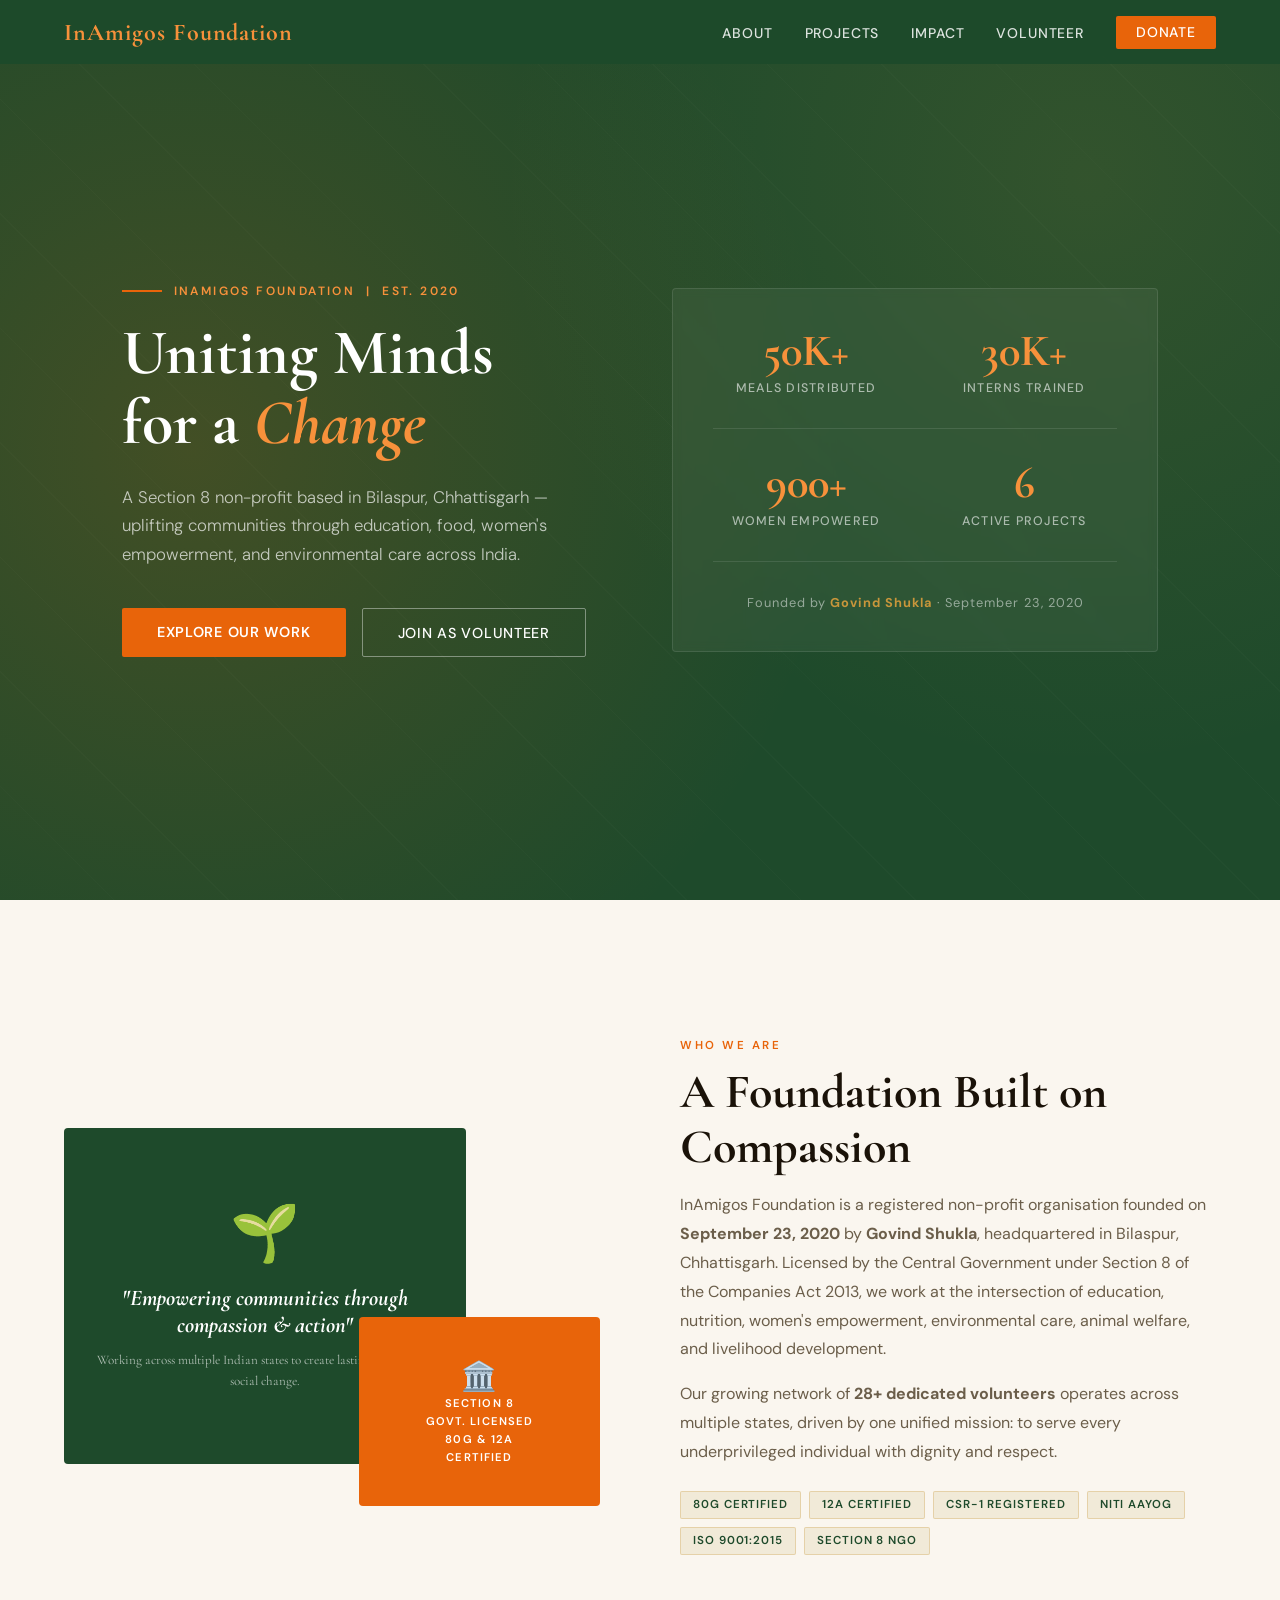
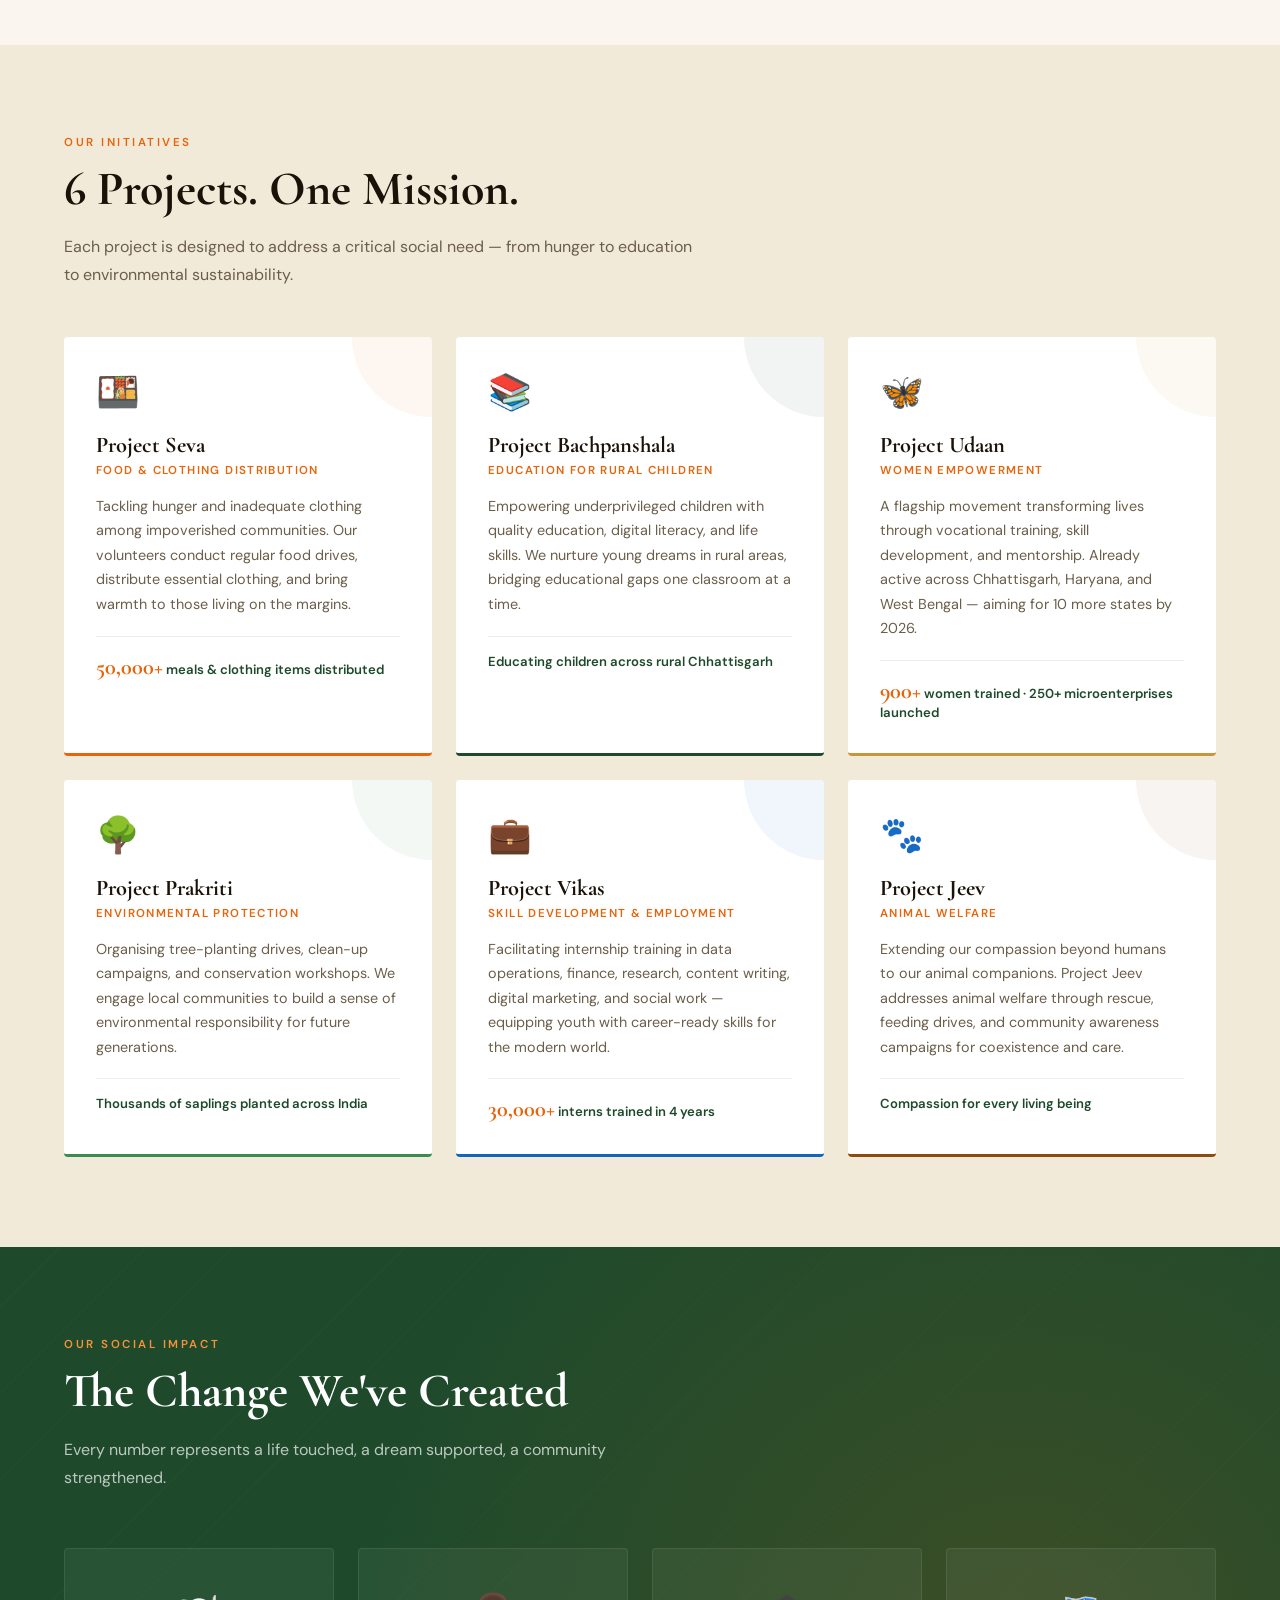
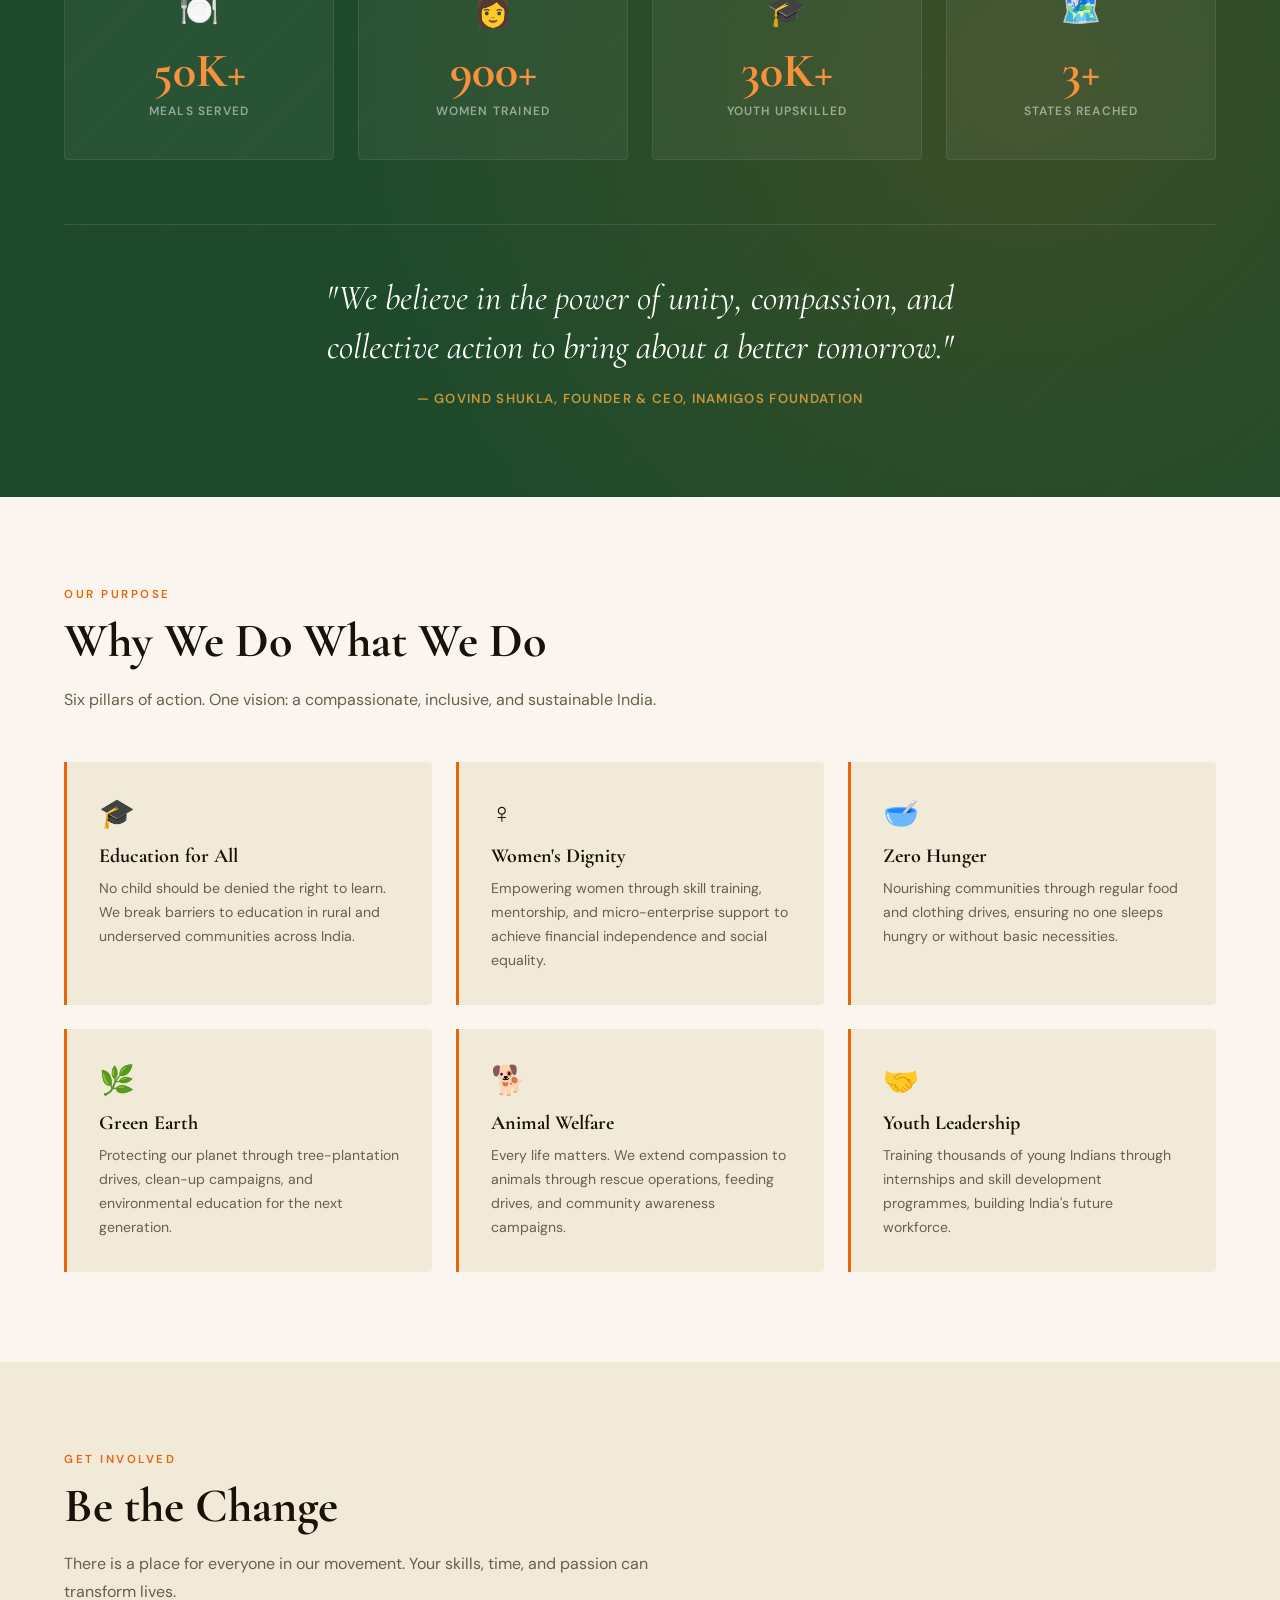
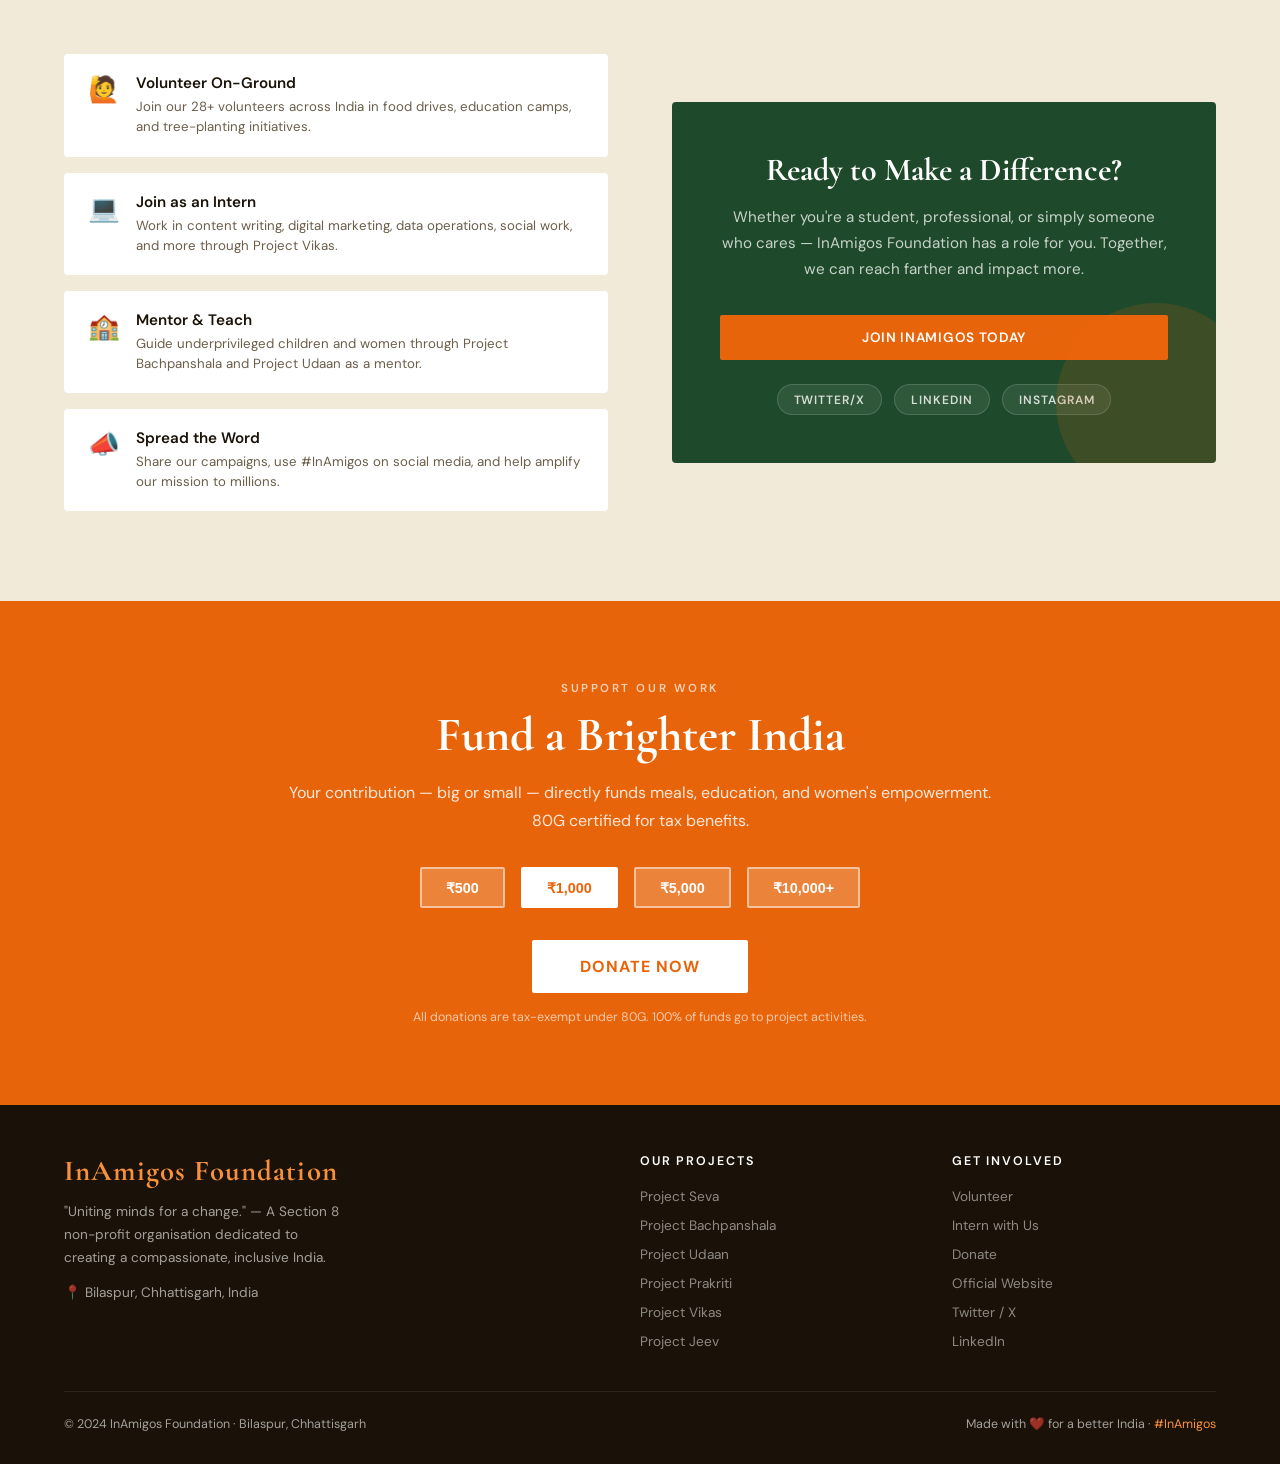
<file: task-1/index.html>
<!DOCTYPE html>
<html lang="en">
<head>
  <meta charset="UTF-8" />
  <meta name="viewport" content="width=device-width, initial-scale=1.0"/>
  <title>InAmigos Foundation — Uniting Minds for a Change</title>
  <link href="https://fonts.googleapis.com/css2?family=Cormorant+Garamond:ital,wght@0,400;0,600;0,700;1,400;1,600&family=DM+Sans:wght@300;400;500;600&display=swap" rel="stylesheet"/>
  <style>
    :root {
      --saffron:    #E8640A;
      --saffron-lt: #F7913B;
      --forest:     #1E4A2B;
      --forest-lt:  #2D6B3F;
      --cream:      #FAF6EF;
      --parchment:  #F1EAD8;
      --ink:        #1A1208;
      --muted:      #6B5E4A;
      --white:      #FFFFFF;
      --gold:       #C8963B;
    }

    *, *::before, *::after { box-sizing: border-box; margin: 0; padding: 0; }

    html { scroll-behavior: smooth; }

    body {
      font-family: 'DM Sans', sans-serif;
      background: var(--cream);
      color: var(--ink);
      overflow-x: hidden;
    }

    /* ───── NAV ───── */
    nav {
      position: fixed; top: 0; width: 100%; z-index: 100;
      background: rgba(30,74,43,0.96);
      backdrop-filter: blur(8px);
      display: flex; align-items: center; justify-content: space-between;
      padding: 0 5%;
      height: 64px;
    }
    .nav-logo {
      font-family: 'Cormorant Garamond', serif;
      font-size: 1.5rem; font-weight: 700;
      color: var(--saffron-lt);
      letter-spacing: 0.04em;
      text-decoration: none;
    }
    .nav-links { display: flex; gap: 2rem; list-style: none; }
    .nav-links a {
      color: rgba(255,255,255,0.85);
      text-decoration: none;
      font-size: 0.875rem; font-weight: 500;
      letter-spacing: 0.06em; text-transform: uppercase;
      transition: color 0.2s;
    }
    .nav-links a:hover { color: var(--saffron-lt); }
    .nav-cta {
      background: var(--saffron);
      color: var(--white) !important;
      padding: 0.45rem 1.25rem;
      border-radius: 2px;
    }
    .nav-cta:hover { background: var(--saffron-lt); color: var(--white) !important; }

    /* ───── HERO ───── */
    #hero {
      min-height: 100vh;
      background: var(--forest);
      position: relative;
      display: flex; align-items: center;
      overflow: hidden;
    }
    .hero-bg-pattern {
      position: absolute; inset: 0;
      background-image:
        radial-gradient(circle at 15% 50%, rgba(232,100,10,0.18) 0%, transparent 55%),
        radial-gradient(circle at 85% 20%, rgba(200,150,59,0.12) 0%, transparent 45%),
        repeating-linear-gradient(45deg, transparent, transparent 80px, rgba(255,255,255,0.015) 80px, rgba(255,255,255,0.015) 81px);
    }
    .hero-content {
      position: relative; z-index: 2;
      max-width: 1200px; margin: 0 auto;
      padding: 120px 5% 80px;
      display: grid; grid-template-columns: 1fr 1fr; gap: 4rem; align-items: center;
    }
    .hero-eyebrow {
      font-size: 0.75rem; font-weight: 600; letter-spacing: 0.2em;
      text-transform: uppercase; color: var(--saffron-lt);
      margin-bottom: 1.2rem;
      display: flex; align-items: center; gap: 0.75rem;
    }
    .hero-eyebrow::before {
      content: ''; display: block;
      width: 40px; height: 2px; background: var(--saffron);
    }
    .hero-title {
      font-family: 'Cormorant Garamond', serif;
      font-size: clamp(2.8rem, 5vw, 4.5rem);
      font-weight: 700; line-height: 1.1;
      color: var(--white);
    }
    .hero-title em { color: var(--saffron-lt); font-style: italic; }
    .hero-subtitle {
      margin-top: 1.5rem;
      font-size: 1.05rem; font-weight: 300;
      color: rgba(255,255,255,0.7);
      line-height: 1.7;
    }
    .hero-actions { margin-top: 2.5rem; display: flex; gap: 1rem; flex-wrap: wrap; }
    .btn-primary {
      background: var(--saffron);
      color: var(--white);
      padding: 0.9rem 2.2rem;
      font-family: 'DM Sans', sans-serif;
      font-size: 0.9rem; font-weight: 600;
      letter-spacing: 0.05em; text-transform: uppercase;
      border: none; cursor: pointer; border-radius: 2px;
      text-decoration: none;
      transition: background 0.25s, transform 0.2s;
      display: inline-block;
    }
    .btn-primary:hover { background: var(--saffron-lt); transform: translateY(-2px); }
    .btn-outline {
      background: transparent;
      color: var(--white);
      padding: 0.9rem 2.2rem;
      font-family: 'DM Sans', sans-serif;
      font-size: 0.9rem; font-weight: 500;
      letter-spacing: 0.05em; text-transform: uppercase;
      border: 1.5px solid rgba(255,255,255,0.4);
      cursor: pointer; border-radius: 2px;
      text-decoration: none;
      transition: border-color 0.25s, color 0.25s;
      display: inline-block;
    }
    .btn-outline:hover { border-color: var(--saffron-lt); color: var(--saffron-lt); }

    /* Hero stats card */
    .hero-stats {
      background: rgba(255,255,255,0.05);
      border: 1px solid rgba(255,255,255,0.1);
      border-radius: 4px;
      padding: 2.5rem;
      display: grid; grid-template-columns: 1fr 1fr; gap: 2rem;
      backdrop-filter: blur(4px);
    }
    .stat-item { text-align: center; }
    .stat-num {
      font-family: 'Cormorant Garamond', serif;
      font-size: 2.8rem; font-weight: 700;
      color: var(--saffron-lt);
      line-height: 1;
    }
    .stat-label {
      font-size: 0.78rem; font-weight: 500;
      color: rgba(255,255,255,0.6);
      text-transform: uppercase; letter-spacing: 0.1em;
      margin-top: 0.4rem;
    }
    .stat-divider {
      grid-column: 1 / -1;
      height: 1px; background: rgba(255,255,255,0.1);
    }
    .hero-founded {
      grid-column: 1 / -1; text-align: center;
      font-size: 0.8rem; color: rgba(255,255,255,0.5);
      letter-spacing: 0.08em;
    }
    .hero-founded strong { color: var(--gold); }

    /* ───── SECTION WRAPPER ───── */
    section { padding: 90px 5%; }
    .section-inner { max-width: 1200px; margin: 0 auto; }
    .section-label {
      font-size: 0.72rem; font-weight: 600;
      letter-spacing: 0.22em; text-transform: uppercase;
      color: var(--saffron); margin-bottom: 0.75rem;
    }
    .section-title {
      font-family: 'Cormorant Garamond', serif;
      font-size: clamp(2rem, 4vw, 3rem);
      font-weight: 700; line-height: 1.15;
      color: var(--ink);
    }
    .section-title.light { color: var(--white); }
    .section-desc {
      margin-top: 1rem;
      font-size: 1rem; color: var(--muted);
      line-height: 1.75; max-width: 640px;
    }
    .section-desc.light { color: rgba(255,255,255,0.7); }

    /* ───── ABOUT ───── */
    #about { background: var(--cream); }
    .about-grid {
      display: grid; grid-template-columns: 1fr 1fr;
      gap: 5rem; align-items: center; margin-top: 3rem;
    }
    .about-visual {
      position: relative; height: 420px;
    }
    .about-card {
      position: absolute;
      background: var(--forest);
      border-radius: 4px;
      overflow: hidden;
      display: flex; align-items: center; justify-content: center;
    }
    .about-card-main {
      width: 75%; height: 80%; top: 10%; left: 0;
      font-family: 'Cormorant Garamond', serif;
    }
    .about-card-accent {
      width: 45%; height: 45%; bottom: 0; right: 0;
      background: var(--saffron);
      border-radius: 4px;
    }
    .about-card-main-inner {
      padding: 2rem;
      color: var(--white);
      text-align: center;
    }
    .about-icon {
      font-size: 3.5rem; margin-bottom: 1rem; display: block;
    }
    .about-card-main-inner h3 {
      font-size: 1.4rem; font-style: italic; margin-bottom: 0.5rem;
    }
    .about-card-accent-inner {
      padding: 1.5rem; text-align: center; color: var(--white);
    }
    .cert-badge {
      font-size: 0.7rem; font-weight: 600;
      letter-spacing: 0.1em; text-transform: uppercase;
      line-height: 1.6;
    }
    .about-text-block p {
      font-size: 1rem; line-height: 1.8;
      color: var(--muted); margin-bottom: 1rem;
    }
    .about-certifications {
      display: flex; flex-wrap: wrap; gap: 0.5rem; margin-top: 1.5rem;
    }
    .cert-tag {
      background: var(--parchment);
      border: 1px solid rgba(200,150,59,0.3);
      color: var(--forest);
      font-size: 0.72rem; font-weight: 600;
      letter-spacing: 0.08em; text-transform: uppercase;
      padding: 0.35rem 0.75rem; border-radius: 2px;
    }

    /* ───── PROJECTS ───── */
    #projects { background: var(--parchment); }
    .projects-header { margin-bottom: 3rem; }
    .projects-grid {
      display: grid;
      grid-template-columns: repeat(3, 1fr);
      gap: 1.5rem;
    }
    .project-card {
      background: var(--white);
      border-radius: 4px;
      padding: 2rem;
      position: relative;
      overflow: hidden;
      transition: transform 0.3s, box-shadow 0.3s;
      border-bottom: 3px solid transparent;
    }
    .project-card:hover {
      transform: translateY(-6px);
      box-shadow: 0 20px 50px rgba(0,0,0,0.1);
    }
    .project-card.seva   { border-bottom-color: #E8640A; }
    .project-card.bachpanshala { border-bottom-color: #1E4A2B; }
    .project-card.udaan  { border-bottom-color: #C8963B; }
    .project-card.prakriti { border-bottom-color: #3A8C52; }
    .project-card.vikas  { border-bottom-color: #1565C0; }
    .project-card.jeev   { border-bottom-color: #8D4B12; }

    .project-card::before {
      content: '';
      position: absolute; top: 0; right: 0;
      width: 80px; height: 80px;
      border-radius: 0 4px 0 80px;
      opacity: 0.06;
    }
    .project-card.seva::before   { background: #E8640A; }
    .project-card.bachpanshala::before { background: #1E4A2B; }
    .project-card.udaan::before  { background: #C8963B; }
    .project-card.prakriti::before { background: #3A8C52; }
    .project-card.vikas::before  { background: #1565C0; }
    .project-card.jeev::before   { background: #8D4B12; }

    .project-icon { font-size: 2.2rem; margin-bottom: 1rem; display: block; }
    .project-name {
      font-family: 'Cormorant Garamond', serif;
      font-size: 1.4rem; font-weight: 700;
      color: var(--ink); margin-bottom: 0.3rem;
    }
    .project-subtitle {
      font-size: 0.72rem; font-weight: 600;
      text-transform: uppercase; letter-spacing: 0.12em;
      color: var(--saffron); margin-bottom: 1rem;
    }
    .project-desc {
      font-size: 0.9rem; line-height: 1.7;
      color: var(--muted);
    }
    .project-stat {
      margin-top: 1.2rem;
      padding-top: 1rem;
      border-top: 1px solid rgba(0,0,0,0.07);
      font-size: 0.82rem; font-weight: 600;
      color: var(--forest);
    }
    .project-stat span {
      font-family: 'Cormorant Garamond', serif;
      font-size: 1.4rem; font-weight: 700;
      color: var(--saffron);
    }

    /* ───── IMPACT ───── */
    #impact {
      background: var(--forest);
      position: relative; overflow: hidden;
    }
    #impact::before {
      content: '';
      position: absolute; inset: 0;
      background:
        radial-gradient(circle at 80% 50%, rgba(232,100,10,0.15) 0%, transparent 60%),
        repeating-linear-gradient(-45deg, transparent, transparent 60px, rgba(255,255,255,0.01) 60px, rgba(255,255,255,0.01) 61px);
    }
    .impact-inner { position: relative; z-index: 1; }
    .impact-header { margin-bottom: 3.5rem; }
    .impact-grid {
      display: grid; grid-template-columns: repeat(4, 1fr); gap: 1.5rem;
    }
    .impact-block {
      text-align: center;
      padding: 2.5rem 1.5rem;
      background: rgba(255,255,255,0.05);
      border: 1px solid rgba(255,255,255,0.08);
      border-radius: 4px;
    }
    .impact-icon { font-size: 2rem; margin-bottom: 1rem; display: block; }
    .impact-num {
      font-family: 'Cormorant Garamond', serif;
      font-size: 3rem; font-weight: 700;
      color: var(--saffron-lt); line-height: 1;
    }
    .impact-unit {
      font-size: 0.75rem; font-weight: 600;
      text-transform: uppercase; letter-spacing: 0.1em;
      color: rgba(255,255,255,0.5);
      margin-top: 0.5rem;
    }
    .impact-quote {
      margin-top: 4rem;
      text-align: center;
      border-top: 1px solid rgba(255,255,255,0.1);
      padding-top: 3rem;
    }
    .impact-quote blockquote {
      font-family: 'Cormorant Garamond', serif;
      font-size: clamp(1.5rem, 3vw, 2.2rem);
      font-style: italic; color: var(--white);
      line-height: 1.4; max-width: 700px; margin: 0 auto;
    }
    .impact-quote cite {
      display: block; margin-top: 1.2rem;
      font-style: normal; font-size: 0.82rem;
      color: var(--gold);
      font-weight: 600; letter-spacing: 0.1em; text-transform: uppercase;
    }

    /* ───── MISSION / PILLARS ───── */
    #mission { background: var(--cream); }
    .pillars-grid {
      display: grid; grid-template-columns: repeat(3, 1fr); gap: 1.5rem;
      margin-top: 3rem;
    }
    .pillar {
      padding: 2rem;
      border-left: 3px solid var(--saffron);
      background: var(--parchment);
      border-radius: 0 4px 4px 0;
    }
    .pillar-icon { font-size: 1.8rem; margin-bottom: 0.75rem; display: block; }
    .pillar h3 {
      font-family: 'Cormorant Garamond', serif;
      font-size: 1.25rem; font-weight: 700; color: var(--ink);
      margin-bottom: 0.6rem;
    }
    .pillar p { font-size: 0.88rem; line-height: 1.7; color: var(--muted); }

    /* ───── VOLUNTEER ───── */
    #volunteer { background: var(--parchment); }
    .volunteer-grid {
      display: grid; grid-template-columns: 1fr 1fr;
      gap: 4rem; align-items: center; margin-top: 3rem;
    }
    .volunteer-ways { display: flex; flex-direction: column; gap: 1rem; }
    .volunteer-way {
      display: flex; gap: 1rem; align-items: flex-start;
      padding: 1.2rem 1.5rem;
      background: var(--white);
      border-radius: 4px;
      transition: box-shadow 0.25s;
    }
    .volunteer-way:hover { box-shadow: 0 8px 24px rgba(0,0,0,0.08); }
    .volunteer-way-icon { font-size: 1.6rem; flex-shrink: 0; }
    .volunteer-way-text h4 {
      font-weight: 600; color: var(--ink);
      font-size: 0.95rem; margin-bottom: 0.25rem;
    }
    .volunteer-way-text p {
      font-size: 0.83rem; color: var(--muted); line-height: 1.5;
    }
    .volunteer-cta-box {
      background: var(--forest);
      border-radius: 4px;
      padding: 3rem;
      color: var(--white);
      text-align: center;
      position: relative; overflow: hidden;
    }
    .volunteer-cta-box::before {
      content: '';
      position: absolute; bottom: -40px; right: -40px;
      width: 200px; height: 200px;
      background: rgba(232,100,10,0.15);
      border-radius: 50%;
    }
    .volunteer-cta-box h3 {
      font-family: 'Cormorant Garamond', serif;
      font-size: 2rem; font-weight: 700; margin-bottom: 1rem;
    }
    .volunteer-cta-box p {
      font-size: 0.95rem; line-height: 1.7;
      color: rgba(255,255,255,0.75); margin-bottom: 2rem;
    }
    .volunteer-cta-box .btn-primary { font-size: 0.85rem; width: 100%; text-align: center; }
    .social-links {
      display: flex; justify-content: center; gap: 0.75rem;
      margin-top: 1.5rem;
    }
    .social-pill {
      background: rgba(255,255,255,0.08);
      color: rgba(255,255,255,0.8);
      border: 1px solid rgba(255,255,255,0.15);
      padding: 0.4rem 1rem;
      border-radius: 20px;
      font-size: 0.75rem; font-weight: 600;
      letter-spacing: 0.08em; text-transform: uppercase;
      text-decoration: none;
      transition: background 0.2s;
    }
    .social-pill:hover { background: rgba(232,100,10,0.3); }

    /* ───── DONATE ───── */
    #donate {
      background: var(--saffron);
      padding: 80px 5%;
      text-align: center;
    }
    #donate .section-inner { max-width: 720px; }
    #donate .section-label { color: rgba(255,255,255,0.7); }
    #donate .section-title { color: var(--white); }
    #donate .section-desc { color: rgba(255,255,255,0.85); max-width: 100%; }
    .donate-amounts {
      display: flex; gap: 1rem; flex-wrap: wrap;
      justify-content: center; margin: 2rem 0;
    }
    .donate-pill {
      background: rgba(255,255,255,0.2);
      border: 2px solid rgba(255,255,255,0.5);
      color: var(--white);
      padding: 0.65rem 1.5rem;
      border-radius: 2px;
      font-weight: 600; font-size: 0.9rem;
      cursor: pointer;
      transition: background 0.2s, border-color 0.2s;
    }
    .donate-pill:hover, .donate-pill.active {
      background: var(--white);
      border-color: var(--white);
      color: var(--saffron);
    }
    .btn-donate {
      background: var(--white);
      color: var(--saffron);
      padding: 1rem 3rem;
      font-family: 'DM Sans', sans-serif;
      font-size: 1rem; font-weight: 700;
      letter-spacing: 0.06em; text-transform: uppercase;
      border: none; cursor: pointer; border-radius: 2px;
      transition: transform 0.2s, box-shadow 0.2s;
      display: inline-block; text-decoration: none;
    }
    .btn-donate:hover {
      transform: translateY(-3px);
      box-shadow: 0 12px 30px rgba(0,0,0,0.2);
    }
    .donate-note {
      margin-top: 1rem;
      font-size: 0.78rem;
      color: rgba(255,255,255,0.65);
    }

    /* ───── FOOTER ───── */
    footer {
      background: var(--ink);
      color: rgba(255,255,255,0.6);
      padding: 3rem 5% 2rem;
    }
    .footer-inner {
      max-width: 1200px; margin: 0 auto;
      display: grid; grid-template-columns: 2fr 1fr 1fr; gap: 3rem;
    }
    .footer-brand .nav-logo { color: var(--saffron-lt); font-size: 1.8rem; display: block; margin-bottom: 0.75rem; }
    .footer-brand p { font-size: 0.85rem; line-height: 1.7; max-width: 280px; }
    .footer-col h4 {
      color: var(--white); font-size: 0.78rem;
      font-weight: 600; letter-spacing: 0.15em; text-transform: uppercase;
      margin-bottom: 1rem;
    }
    .footer-col ul { list-style: none; }
    .footer-col ul li { margin-bottom: 0.5rem; }
    .footer-col ul li a {
      color: rgba(255,255,255,0.5);
      text-decoration: none; font-size: 0.85rem;
      transition: color 0.2s;
    }
    .footer-col ul li a:hover { color: var(--saffron-lt); }
    .footer-bottom {
      max-width: 1200px; margin: 2rem auto 0;
      border-top: 1px solid rgba(255,255,255,0.08);
      padding-top: 1.5rem;
      display: flex; justify-content: space-between; align-items: center;
      font-size: 0.78rem;
    }
    .footer-bottom a { color: var(--saffron-lt); text-decoration: none; }

    /* ───── ANIMATIONS ───── */
    @keyframes fadeUp {
      from { opacity: 0; transform: translateY(30px); }
      to   { opacity: 1; transform: translateY(0); }
    }
    .hero-content > * {
      animation: fadeUp 0.8s ease both;
    }
    .hero-text { animation-delay: 0.1s; }
    .hero-stats { animation-delay: 0.35s; }

    /* ───── SCROLLBAR ───── */
    ::-webkit-scrollbar { width: 5px; }
    ::-webkit-scrollbar-track { background: var(--cream); }
    ::-webkit-scrollbar-thumb { background: var(--saffron); border-radius: 10px; }

    /* ───── RESPONSIVE ───── */
    @media (max-width: 900px) {
      .hero-content { grid-template-columns: 1fr; }
      .about-grid { grid-template-columns: 1fr; }
      .projects-grid { grid-template-columns: 1fr 1fr; }
      .impact-grid { grid-template-columns: 1fr 1fr; }
      .pillars-grid { grid-template-columns: 1fr 1fr; }
      .volunteer-grid { grid-template-columns: 1fr; }
      .footer-inner { grid-template-columns: 1fr; gap: 2rem; }
      .nav-links { display: none; }
    }
    @media (max-width: 600px) {
      .projects-grid { grid-template-columns: 1fr; }
      .pillars-grid { grid-template-columns: 1fr; }
      .impact-grid { grid-template-columns: 1fr 1fr; }
    }
  </style>
</head>
<body>

  <!-- NAV -->
  <nav>
    <a href="#hero" class="nav-logo">InAmigos Foundation</a>
    <ul class="nav-links">
      <li><a href="#about">About</a></li>
      <li><a href="#projects">Projects</a></li>
      <li><a href="#impact">Impact</a></li>
      <li><a href="#volunteer">Volunteer</a></li>
      <li><a href="#donate" class="nav-cta">Donate</a></li>
    </ul>
  </nav>

  <!-- HERO -->
  <section id="hero">
    <div class="hero-bg-pattern"></div>
    <div class="hero-content">
      <div class="hero-text">
        <div class="hero-eyebrow">InAmigos Foundation &nbsp;|&nbsp; Est. 2020</div>
        <h1 class="hero-title">
          Uniting Minds<br/>for a <em>Change</em>
        </h1>
        <p class="hero-subtitle">
          A Section 8 non-profit based in Bilaspur, Chhattisgarh — uplifting communities through education, food, women's empowerment, and environmental care across India.
        </p>
        <div class="hero-actions">
          <a href="#projects" class="btn-primary">Explore Our Work</a>
          <a href="#volunteer" class="btn-outline">Join as Volunteer</a>
        </div>
      </div>

      <div class="hero-stats">
        <div class="stat-item">
          <div class="stat-num">50K+</div>
          <div class="stat-label">Meals Distributed</div>
        </div>
        <div class="stat-item">
          <div class="stat-num">30K+</div>
          <div class="stat-label">Interns Trained</div>
        </div>
        <div class="stat-divider"></div>
        <div class="stat-item">
          <div class="stat-num">900+</div>
          <div class="stat-label">Women Empowered</div>
        </div>
        <div class="stat-item">
          <div class="stat-num">6</div>
          <div class="stat-label">Active Projects</div>
        </div>
        <div class="stat-divider"></div>
        <p class="hero-founded">Founded by <strong>Govind Shukla</strong> · September 23, 2020</p>
      </div>
    </div>
  </section>

  <!-- ABOUT -->
  <section id="about">
    <div class="section-inner">
      <div class="about-grid">
        <div class="about-visual">
          <div class="about-card about-card-main">
            <div class="about-card-main-inner">
              <span class="about-icon">🌱</span>
              <h3>"Empowering communities through compassion &amp; action"</h3>
              <p style="font-size:0.82rem; color:rgba(255,255,255,0.65); margin-top:0.75rem; line-height:1.6;">
                Working across multiple Indian states to create lasting, measurable social change.
              </p>
            </div>
          </div>
          <div class="about-card about-card-accent">
            <div class="about-card-accent-inner">
              <span style="font-size:1.8rem;">🏛️</span>
              <div class="cert-badge">Section 8<br/>Govt. Licensed<br/>80G &amp; 12A<br/>Certified</div>
            </div>
          </div>
        </div>

        <div class="about-text-block">
          <div class="section-label">Who We Are</div>
          <h2 class="section-title">A Foundation Built on Compassion</h2>
          <p style="margin-top:1rem">
            InAmigos Foundation is a registered non-profit organisation founded on <strong>September 23, 2020</strong> by <strong>Govind Shukla</strong>, headquartered in Bilaspur, Chhattisgarh. Licensed by the Central Government under Section 8 of the Companies Act 2013, we work at the intersection of education, nutrition, women's empowerment, environmental care, animal welfare, and livelihood development.
          </p>
          <p>
            Our growing network of <strong>28+ dedicated volunteers</strong> operates across multiple states, driven by one unified mission: to serve every underprivileged individual with dignity and respect.
          </p>
          <div class="about-certifications">
            <span class="cert-tag">80G Certified</span>
            <span class="cert-tag">12A Certified</span>
            <span class="cert-tag">CSR-1 Registered</span>
            <span class="cert-tag">NITI Aayog</span>
            <span class="cert-tag">ISO 9001:2015</span>
            <span class="cert-tag">Section 8 NGO</span>
          </div>
        </div>
      </div>
    </div>
  </section>

  <!-- PROJECTS -->
  <section id="projects">
    <div class="section-inner">
      <div class="projects-header">
        <div class="section-label">Our Initiatives</div>
        <h2 class="section-title">6 Projects. One Mission.</h2>
        <p class="section-desc">Each project is designed to address a critical social need — from hunger to education to environmental sustainability.</p>
      </div>

      <div class="projects-grid">

        <!-- SEVA -->
        <div class="project-card seva">
          <span class="project-icon">🍱</span>
          <div class="project-name">Project Seva</div>
          <div class="project-subtitle">Food &amp; Clothing Distribution</div>
          <p class="project-desc">Tackling hunger and inadequate clothing among impoverished communities. Our volunteers conduct regular food drives, distribute essential clothing, and bring warmth to those living on the margins.</p>
          <div class="project-stat"><span>50,000+</span> meals &amp; clothing items distributed</div>
        </div>

        <!-- BACHPANSHALA -->
        <div class="project-card bachpanshala">
          <span class="project-icon">📚</span>
          <div class="project-name">Project Bachpanshala</div>
          <div class="project-subtitle">Education for Rural Children</div>
          <p class="project-desc">Empowering underprivileged children with quality education, digital literacy, and life skills. We nurture young dreams in rural areas, bridging educational gaps one classroom at a time.</p>
          <div class="project-stat">Educating children across rural Chhattisgarh</div>
        </div>

        <!-- UDAAN -->
        <div class="project-card udaan">
          <span class="project-icon">🦋</span>
          <div class="project-name">Project Udaan</div>
          <div class="project-subtitle">Women Empowerment</div>
          <p class="project-desc">A flagship movement transforming lives through vocational training, skill development, and mentorship. Already active across Chhattisgarh, Haryana, and West Bengal — aiming for 10 more states by 2026.</p>
          <div class="project-stat"><span>900+</span> women trained · 250+ microenterprises launched</div>
        </div>

        <!-- PRAKRITI -->
        <div class="project-card prakriti">
          <span class="project-icon">🌳</span>
          <div class="project-name">Project Prakriti</div>
          <div class="project-subtitle">Environmental Protection</div>
          <p class="project-desc">Organising tree-planting drives, clean-up campaigns, and conservation workshops. We engage local communities to build a sense of environmental responsibility for future generations.</p>
          <div class="project-stat">Thousands of saplings planted across India</div>
        </div>

        <!-- VIKAS -->
        <div class="project-card vikas">
          <span class="project-icon">💼</span>
          <div class="project-name">Project Vikas</div>
          <div class="project-subtitle">Skill Development &amp; Employment</div>
          <p class="project-desc">Facilitating internship training in data operations, finance, research, content writing, digital marketing, and social work — equipping youth with career-ready skills for the modern world.</p>
          <div class="project-stat"><span>30,000+</span> interns trained in 4 years</div>
        </div>

        <!-- JEEV -->
        <div class="project-card jeev">
          <span class="project-icon">🐾</span>
          <div class="project-name">Project Jeev</div>
          <div class="project-subtitle">Animal Welfare</div>
          <p class="project-desc">Extending our compassion beyond humans to our animal companions. Project Jeev addresses animal welfare through rescue, feeding drives, and community awareness campaigns for coexistence and care.</p>
          <div class="project-stat">Compassion for every living being</div>
        </div>

      </div>
    </div>
  </section>

  <!-- IMPACT -->
  <section id="impact">
    <div class="section-inner impact-inner">
      <div class="impact-header">
        <div class="section-label" style="color:var(--saffron-lt)">Our Social Impact</div>
        <h2 class="section-title light">The Change We've Created</h2>
        <p class="section-desc light">Every number represents a life touched, a dream supported, a community strengthened.</p>
      </div>

      <div class="impact-grid">
        <div class="impact-block">
          <span class="impact-icon">🍽️</span>
          <div class="impact-num">50K+</div>
          <div class="impact-unit">Meals Served</div>
        </div>
        <div class="impact-block">
          <span class="impact-icon">👩</span>
          <div class="impact-num">900+</div>
          <div class="impact-unit">Women Trained</div>
        </div>
        <div class="impact-block">
          <span class="impact-icon">🎓</span>
          <div class="impact-num">30K+</div>
          <div class="impact-unit">Youth Upskilled</div>
        </div>
        <div class="impact-block">
          <span class="impact-icon">🗺️</span>
          <div class="impact-num">3+</div>
          <div class="impact-unit">States Reached</div>
        </div>
      </div>

      <div class="impact-quote">
        <blockquote>
          "We believe in the power of unity, compassion, and collective action to bring about a better tomorrow."
        </blockquote>
        <cite>— Govind Shukla, Founder &amp; CEO, InAmigos Foundation</cite>
      </div>
    </div>
  </section>

  <!-- MISSION PILLARS -->
  <section id="mission">
    <div class="section-inner">
      <div class="section-label">Our Purpose</div>
      <h2 class="section-title">Why We Do What We Do</h2>
      <p class="section-desc">Six pillars of action. One vision: a compassionate, inclusive, and sustainable India.</p>

      <div class="pillars-grid">
        <div class="pillar">
          <span class="pillar-icon">🎓</span>
          <h3>Education for All</h3>
          <p>No child should be denied the right to learn. We break barriers to education in rural and underserved communities across India.</p>
        </div>
        <div class="pillar">
          <span class="pillar-icon">♀️</span>
          <h3>Women's Dignity</h3>
          <p>Empowering women through skill training, mentorship, and micro-enterprise support to achieve financial independence and social equality.</p>
        </div>
        <div class="pillar">
          <span class="pillar-icon">🥣</span>
          <h3>Zero Hunger</h3>
          <p>Nourishing communities through regular food and clothing drives, ensuring no one sleeps hungry or without basic necessities.</p>
        </div>
        <div class="pillar">
          <span class="pillar-icon">🌿</span>
          <h3>Green Earth</h3>
          <p>Protecting our planet through tree-plantation drives, clean-up campaigns, and environmental education for the next generation.</p>
        </div>
        <div class="pillar">
          <span class="pillar-icon">🐕</span>
          <h3>Animal Welfare</h3>
          <p>Every life matters. We extend compassion to animals through rescue operations, feeding drives, and community awareness campaigns.</p>
        </div>
        <div class="pillar">
          <span class="pillar-icon">🤝</span>
          <h3>Youth Leadership</h3>
          <p>Training thousands of young Indians through internships and skill development programmes, building India's future workforce.</p>
        </div>
      </div>
    </div>
  </section>

  <!-- VOLUNTEER -->
  <section id="volunteer">
    <div class="section-inner">
      <div class="section-label">Get Involved</div>
      <h2 class="section-title">Be the Change</h2>
      <p class="section-desc">There is a place for everyone in our movement. Your skills, time, and passion can transform lives.</p>

      <div class="volunteer-grid">
        <div class="volunteer-ways">
          <div class="volunteer-way">
            <div class="volunteer-way-icon">🙋</div>
            <div class="volunteer-way-text">
              <h4>Volunteer On-Ground</h4>
              <p>Join our 28+ volunteers across India in food drives, education camps, and tree-planting initiatives.</p>
            </div>
          </div>
          <div class="volunteer-way">
            <div class="volunteer-way-icon">💻</div>
            <div class="volunteer-way-text">
              <h4>Join as an Intern</h4>
              <p>Work in content writing, digital marketing, data operations, social work, and more through Project Vikas.</p>
            </div>
          </div>
          <div class="volunteer-way">
            <div class="volunteer-way-icon">🏫</div>
            <div class="volunteer-way-text">
              <h4>Mentor &amp; Teach</h4>
              <p>Guide underprivileged children and women through Project Bachpanshala and Project Udaan as a mentor.</p>
            </div>
          </div>
          <div class="volunteer-way">
            <div class="volunteer-way-icon">📣</div>
            <div class="volunteer-way-text">
              <h4>Spread the Word</h4>
              <p>Share our campaigns, use #InAmigos on social media, and help amplify our mission to millions.</p>
            </div>
          </div>
        </div>

        <div class="volunteer-cta-box">
          <h3>Ready to Make a Difference?</h3>
          <p>Whether you're a student, professional, or simply someone who cares — InAmigos Foundation has a role for you. Together, we can reach farther and impact more.</p>
          <a href="https://inamigosfoundation.org.in" target="_blank" class="btn-primary">Join InAmigos Today</a>
          <div class="social-links">
            <a href="https://x.com/inamigosf" target="_blank" class="social-pill">Twitter/X</a>
            <a href="https://in.linkedin.com/company/inamigos-foundation" target="_blank" class="social-pill">LinkedIn</a>
            <a href="#" class="social-pill">Instagram</a>
          </div>
        </div>
      </div>
    </div>
  </section>

  <!-- DONATE -->
  <section id="donate">
    <div class="section-inner">
      <div class="section-label">Support Our Work</div>
      <h2 class="section-title" style="color:var(--white)">Fund a Brighter India</h2>
      <p class="section-desc">Your contribution — big or small — directly funds meals, education, and women's empowerment. 80G certified for tax benefits.</p>

      <div class="donate-amounts">
        <button class="donate-pill">₹500</button>
        <button class="donate-pill active">₹1,000</button>
        <button class="donate-pill">₹5,000</button>
        <button class="donate-pill">₹10,000+</button>
      </div>

      <a href="https://inamigosfoundation.org.in" target="_blank" class="btn-donate">Donate Now</a>
      <p class="donate-note">All donations are tax-exempt under 80G. 100% of funds go to project activities.</p>
    </div>
  </section>

  <!-- FOOTER -->
  <footer>
    <div class="footer-inner">
      <div class="footer-brand">
        <span class="nav-logo">InAmigos Foundation</span>
        <p>"Uniting minds for a change." — A Section 8 non-profit organisation dedicated to creating a compassionate, inclusive India.</p>
        <p style="margin-top:0.75rem;">📍 Bilaspur, Chhattisgarh, India</p>
      </div>
      <div class="footer-col">
        <h4>Our Projects</h4>
        <ul>
          <li><a href="#projects">Project Seva</a></li>
          <li><a href="#projects">Project Bachpanshala</a></li>
          <li><a href="#projects">Project Udaan</a></li>
          <li><a href="#projects">Project Prakriti</a></li>
          <li><a href="#projects">Project Vikas</a></li>
          <li><a href="#projects">Project Jeev</a></li>
        </ul>
      </div>
      <div class="footer-col">
        <h4>Get Involved</h4>
        <ul>
          <li><a href="#volunteer">Volunteer</a></li>
          <li><a href="#volunteer">Intern with Us</a></li>
          <li><a href="#donate">Donate</a></li>
          <li><a href="https://inamigosfoundation.org.in" target="_blank">Official Website</a></li>
          <li><a href="https://x.com/inamigosf" target="_blank">Twitter / X</a></li>
          <li><a href="https://in.linkedin.com/company/inamigos-foundation" target="_blank">LinkedIn</a></li>
        </ul>
      </div>
    </div>
    <div class="footer-bottom">
      <span>© 2024 InAmigos Foundation · Bilaspur, Chhattisgarh</span>
      <span>Made with ❤️ for a better India · <a href="https://inamigosfoundation.org.in" target="_blank">#InAmigos</a></span>
    </div>
  </footer>

  <script>
    // Donate pill active toggle
    document.querySelectorAll('.donate-pill').forEach(pill => {
      pill.addEventListener('click', () => {
        document.querySelectorAll('.donate-pill').forEach(p => p.classList.remove('active'));
        pill.classList.add('active');
      });
    });

    // Smooth reveal on scroll
    const observer = new IntersectionObserver((entries) => {
      entries.forEach(e => {
        if (e.isIntersecting) {
          e.target.style.opacity = '1';
          e.target.style.transform = 'translateY(0)';
        }
      });
    }, { threshold: 0.1 });

    document.querySelectorAll('.project-card, .impact-block, .pillar, .volunteer-way').forEach(el => {
      el.style.opacity = '0';
      el.style.transform = 'translateY(20px)';
      el.style.transition = 'opacity 0.5s ease, transform 0.5s ease';
      observer.observe(el);
    });
  </script>
</body>
</html>
</file>
